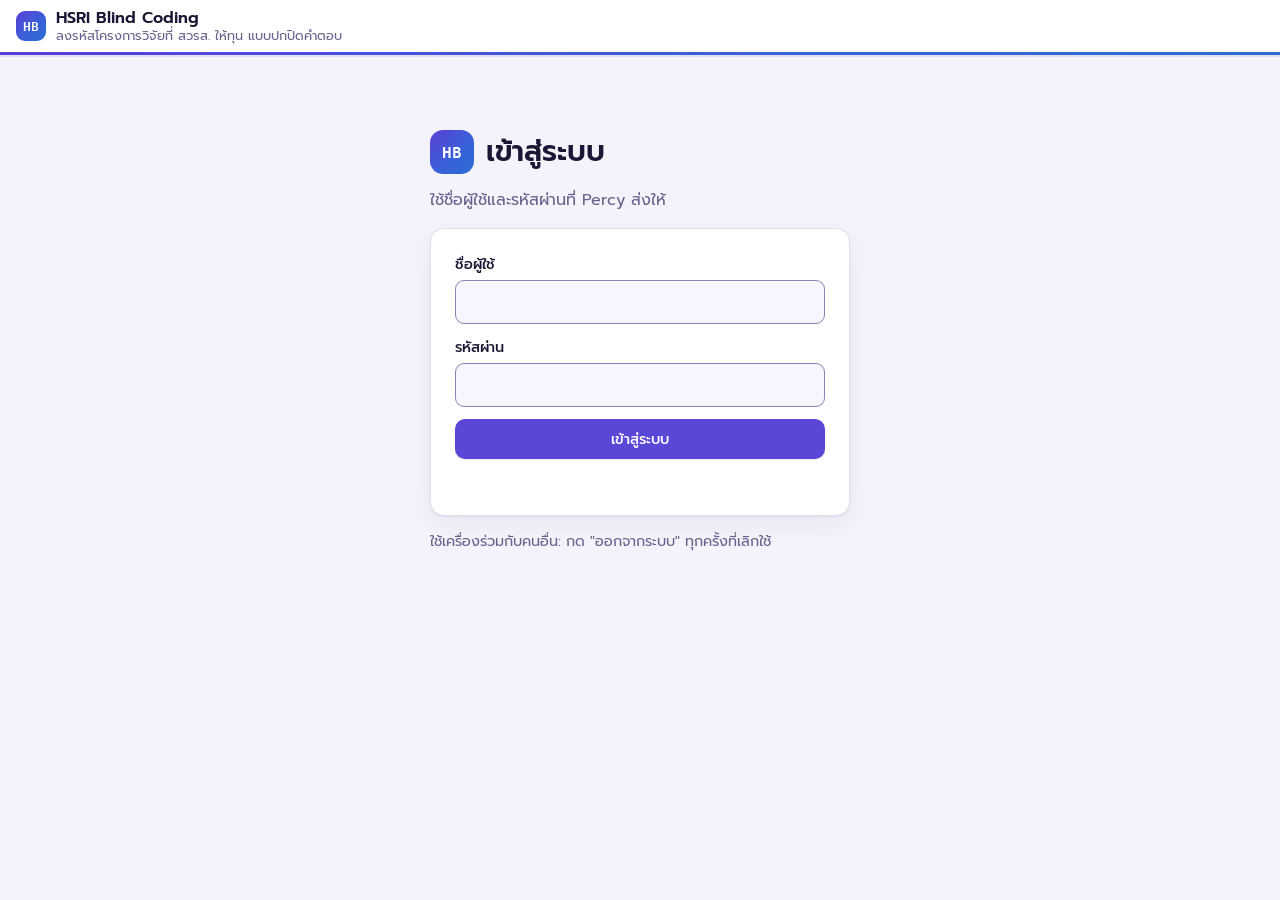
<file: index.html>
<!doctype html>
<html lang="th">
<head>
<meta charset="utf-8">
<meta name="viewport" content="width=device-width, initial-scale=1">
<meta name="robots" content="noindex, nofollow">
<title>HSRI Blind Coding</title>
<link rel="preconnect" href="https://fonts.googleapis.com">
<link rel="preconnect" href="https://fonts.gstatic.com" crossorigin>
<link rel="stylesheet" href="https://fonts.googleapis.com/css2?family=IBM+Plex+Mono:wght@500&family=IBM+Plex+Sans+Thai:wght@400;500&family=Prompt:wght@400;500;600&display=swap">
<link rel="stylesheet" href="app.css?v=1.5.2">
<script>try { const t = JSON.parse(localStorage.getItem('hsri-coding-theme')); if (t === 'light' || t === 'dark') document.documentElement.dataset.theme = t; } catch (e) {}</script>
</head>
<body>
<header class="topbar" id="topbar">
  <div class="wrap topbar__in">
    <span class="brand"><span class="brand__mark" aria-hidden="true">HB</span><span class="brand__text">HSRI Blind Coding<span class="brand__sub">ลงรหัสโครงการวิจัยที่ สวรส. ให้ทุน แบบปกปิดคำตอบ</span></span></span>
    <span class="acct" id="acct" hidden>
      <span class="acct__name" id="acctName"></span>
      <button class="btn btn--ghost btn--sm" type="button" id="themeBtn">ธีม: อัตโนมัติ</button>
      <button class="btn btn--ghost btn--sm" type="button" id="logoutBtn">ออกจากระบบ</button>
    </span>
  </div>
  <nav class="wrap tabs" id="tabs" aria-label="ขั้นตอน" hidden>
    <button class="tab" type="button" data-tab="guide" id="tab-guide">1. คู่มือ</button>
    <button class="tab" type="button" data-tab="practice" id="tab-practice">2. แบบฝึก <span class="tab__n" id="tabPracticeN"></span></button>
    <button class="tab" type="button" data-tab="main" id="tab-main">3. ชุดจริง <span class="tab__n" id="tabMainN"></span></button>
    <button class="tab" type="button" data-tab="adjud" id="tab-adjud" hidden>3. ตัดสิน <span class="tab__n" id="tabAdjN"></span></button>
  </nav>
</header>

<main class="wrap" id="main">

  <!-- SIGN-IN -->
  <section id="login" class="screen">
    <div class="login">
      <div class="loginbrand"><span class="brand__mark" aria-hidden="true">HB</span><h1>เข้าสู่ระบบ</h1></div>
      <p class="lead">ใช้ชื่อผู้ใช้และรหัสผ่านที่ Percy ส่งให้</p>
      <form class="card stack" id="loginForm" novalidate>
        <label class="field" for="lgUser">ชื่อผู้ใช้<input id="lgUser" type="text" autocomplete="username" autocapitalize="off" spellcheck="false" required></label>
        <label class="field" for="lgPass">รหัสผ่าน<input id="lgPass" type="password" autocomplete="current-password" required></label>
        <button class="btn btn--primary" type="submit" id="lgBtn">เข้าสู่ระบบ</button>
        <p class="msg" id="lgMsg" role="status" aria-live="polite"></p>
      </form>
      <p class="small muted">ใช้เครื่องร่วมกับคนอื่น: กด "ออกจากระบบ" ทุกครั้งที่เลิกใช้</p>
    </div>
  </section>

  <!-- GUIDE -->
  <section id="guide" class="screen" hidden>
    <div class="guide" id="guideBody"></div>
  </section>

  <!-- CODING (practice and main share one layout) -->
  <section id="coding" class="screen" hidden>
    <div class="status" id="setStatus" role="status"></div>
    <div class="panel card" id="donePanel" hidden></div>
    <section class="hub card" id="hub" aria-label="ความคืบหน้า" hidden></section>
    <details class="navbox" id="navbox">
      <summary class="navbox__sum"><span id="navSum"></span></summary>
      <div class="navbox__in">
        <div class="bar" aria-hidden="true"><i id="bar"></i></div>
        <p class="legend small"><span class="key key--todo">12</span> ยังไม่ลง <span class="key key--done">12</span> ลงแล้ว <span class="key key--draft">12</span> มีร่างที่ยังไม่บันทึก <span class="key key--cur">12</span> ข้อที่เปิดอยู่</p>
        <nav class="grid-nav" id="nav" aria-label="เลือกข้อ"></nav>
        <div class="navbox__foot"><span class="small" id="leftList"></span><button class="btn btn--ghost btn--sm" type="button" id="nextTodo">ข้อที่ยังไม่ลงถัดไป →</button></div>
      </div>
    </details>

    <div class="workspace">
      <article class="reader card" id="reader">
        <div class="reader__meta"><span class="pos" id="pos"></span><span class="cid" id="cid"></span></div>
        <h2 class="title" id="title" tabindex="-1" aria-describedby="pos"></h2>
        <p class="title-en" id="titleEn" lang="en"></p>
        <p class="kw" id="kw"></p>
        <div class="toc" id="toc" hidden></div>
        <div class="reports" id="reports"></div>
        <p class="srcline small">บทคัดย่อไม่พอ: <a id="srcLink" href="#" target="_blank" rel="noopener">เปิดหน้าโครงการในคลัง สวรส. ↗</a> แล้วติ๊ก "เปิดอ่านรายงานฉบับเต็ม" ในคำตอบ</p>
      </article>

      <form class="coder card" id="form" autocomplete="off" novalidate aria-labelledby="formTitle">
        <div class="sheethead"><div class="sheethead__t"><b id="shTitle">คำตอบ</b><span id="shSub"></span></div><div class="bar" aria-hidden="true"><i id="shBar"></i></div><button type="button" class="btn btn--ghost btn--sm" id="shClose">กลับไปอ่าน</button></div>
        <div class="coder__head">
          <h2 id="formTitle">คำตอบของคุณ</h2>
          <button class="btn btn--ghost btn--sm" type="button" id="defsAll" aria-pressed="false">แสดงนิยามทั้งหมด</button>
        </div>
        <p class="msg warn" id="missingTop" role="alert" hidden></p>
        <div class="multirule small" id="multiRule" hidden></div>
        <div id="fields"></div>
        <label class="check" for="opened"><input type="checkbox" id="opened"> เปิดอ่านรายงานฉบับเต็มประกอบข้อนี้</label>
        <div class="field">
          <label for="evidence">หลักฐาน <small>วลีไม่เกิน 15 คำจากบทคัดย่อ ใส่เมื่อหัวข้อ 4 หรือ 5 เป็น ใช่ หรือ ก้ำกึ่ง</small></label>
          <textarea id="evidence" rows="2"></textarea>
          <div class="row"><button class="btn btn--ghost btn--sm" type="button" id="useSel">ใช้ข้อความที่เลือกในบทคัดย่อ</button><span class="msg small" id="evNote"></span></div>
        </div>
        <div class="field">
          <label for="note">หมายเหตุ <small>กรณีก้ำกึ่งเขียน "เส้นแบ่ง" แล้วเหตุผลสั้น ๆ</small></label>
          <textarea id="note" rows="2"></textarea>
          <div class="row" id="ruleBtns" hidden><span class="small muted">หัวข้อ 3 เป็นใช่เพราะกฎ:</span><button class="btn btn--ghost btn--sm" type="button" data-rule="1.1">1.1</button><button class="btn btn--ghost btn--sm" type="button" data-rule="1.2">1.2</button></div>
        </div>
        <div class="actions">
          <button type="submit" class="btn btn--primary" id="save">บันทึก แล้วไปข้อต่อไป</button>
          <span class="count small" id="count"></span>
          <span class="actions__nav"><button type="button" class="btn btn--ghost btn--icon" id="prev" aria-label="ข้อก่อนหน้า" aria-keyshortcuts="Alt+ArrowLeft">‹</button><button type="button" class="btn btn--ghost btn--icon" id="next" aria-label="ข้อถัดไป" aria-keyshortcuts="Alt+ArrowRight">›</button></span>
          <p class="msg" id="saved" role="status" aria-live="polite"></p>
        </div>
      </form>
    </div>
    <div class="relogin card" id="relogin" hidden>
      <p><strong>หมดเวลาเข้าสู่ระบบ</strong> คำตอบในฟอร์มยังอยู่ เข้าสู่ระบบอีกครั้งแล้วกดบันทึก</p>
      <form class="row" id="reloginForm" novalidate>
        <label class="field" for="rlPass">รหัสผ่าน<input id="rlPass" type="password" autocomplete="current-password"></label>
        <button class="btn btn--primary" type="submit">เข้าสู่ระบบ</button>
        <span class="msg" id="rlMsg" role="status"></span>
      </form>
    </div>
  </section>

  <!-- ADJUDICATION (study lead only) -->
  <section id="adjud" class="screen" hidden>
    <div class="status" id="adjStatus" role="status"></div>
    <div class="panel card" id="adjInfo" hidden></div>
    <details class="navbox" id="adjNavbox" open hidden>
      <summary class="navbox__sum"><span id="adjSum"></span></summary>
      <div class="navbox__in">
        <p class="legend small"><span class="key key--todo">12</span> ยังไม่ตัดสิน <span class="key key--done">12</span> ตัดสินแล้ว <span class="key key--cur">12</span> ข้อที่เปิดอยู่ (เลขคือลำดับข้อในชุดจริง)</p>
        <nav class="grid-nav" id="adjNav" aria-label="เลือกข้อที่ไม่ตรงกัน"></nav>
      </div>
    </details>
    <div class="workspace" id="adjWork" hidden>
      <article class="reader card" id="adjReader"></article>
      <form class="coder card" id="adjForm" novalidate aria-labelledby="adjTitle">
        <h2 id="adjTitle">ตัดสินหัวข้อที่สองคนตอบไม่ตรงกัน</h2>
        <p class="small muted">ผู้ลงรหัสแสดงเป็น A และ B ไม่บอกชื่อ ระบบนี้ไม่มีคำตอบของ AI ตัดสินจากข้อความโครงการและ codebook เลือกค่าใดก็ได้ ไม่จำเป็นต้องเป็นค่าของ A หรือ B</p>
        <div class="ab small" id="adjAB"></div>
        <p class="msg warn" id="adjMissing" role="alert" hidden></p>
        <div id="adjFields"></div>
        <div class="field"><label for="adjNote">เหตุผลของการตัดสิน <small>สั้น ๆ ใช้กับทุกหัวข้อของข้อนี้</small></label><textarea id="adjNote" rows="2"></textarea></div>
        <div class="actions">
          <button type="submit" class="btn btn--primary" id="adjSave">บันทึก แล้วไปข้อต่อไป</button>
          <span class="actions__nav"><button type="button" class="btn btn--ghost btn--icon" id="adjPrev" aria-label="ข้อก่อนหน้า">‹</button><button type="button" class="btn btn--ghost btn--icon" id="adjNext" aria-label="ข้อถัดไป">›</button></span>
          <p class="msg" id="adjMsg" role="status" aria-live="polite"></p>
        </div>
      </form>
    </div>
  </section>
</main>

<div class="toast" id="toast" role="status" aria-live="polite" hidden></div>
<div class="mobilebar" id="mobilebar" hidden>
  <span class="small muted" id="mbPos"></span>
  <button class="btn btn--primary" type="button" id="toForm">ตอบ <span id="mbCount"></span></button>
</div>

<script src="vendor/supabase.js"></script>
<script src="config.js"></script>
<script src="app.js?v=1.5.2"></script>
</body>
</html>
</file>
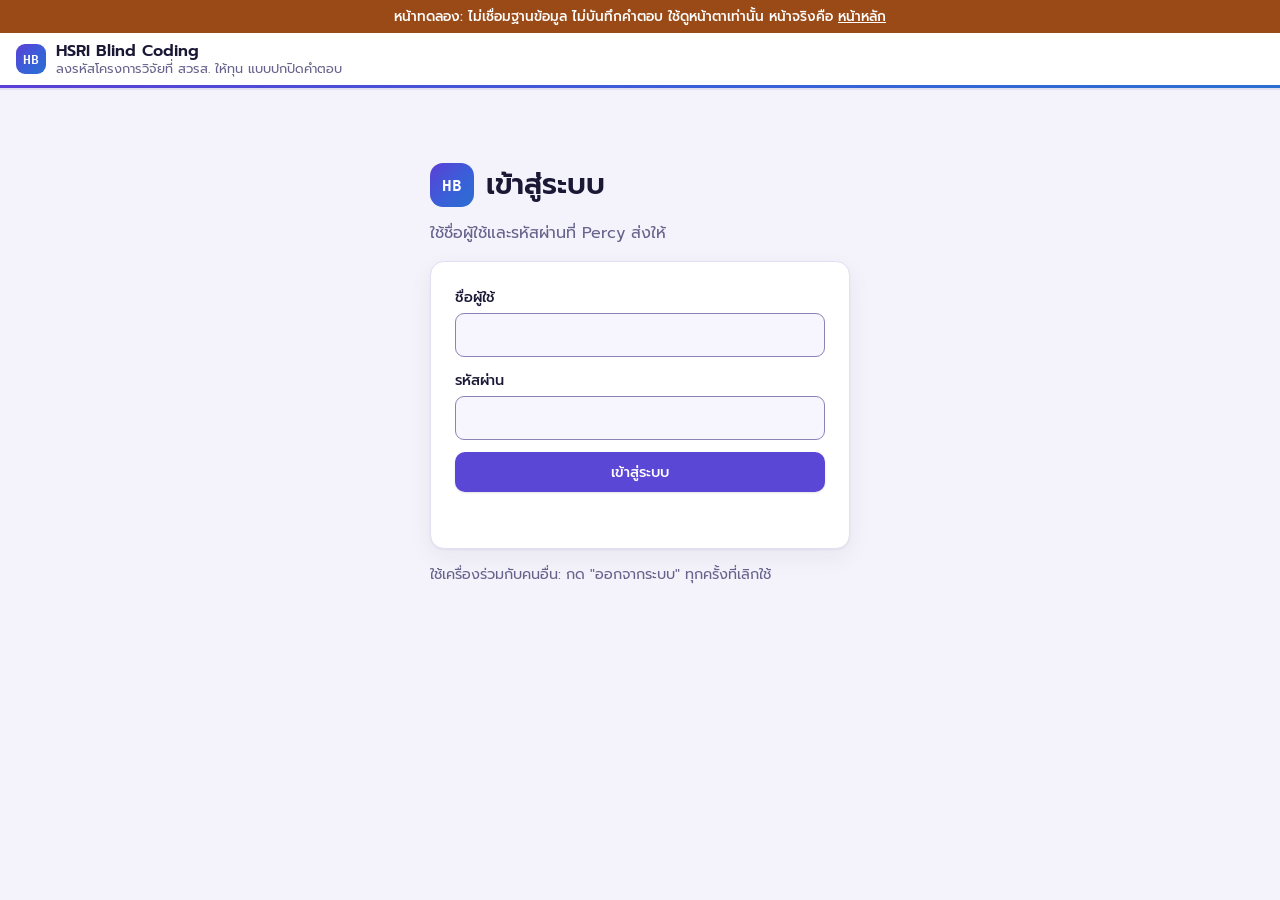
<file: demo.html>
<!doctype html>
<html lang="th">
<head>
<meta charset="utf-8">
<meta name="viewport" content="width=device-width, initial-scale=1">
<meta name="robots" content="noindex, nofollow">
<title>HSRI Blind Coding (หน้าทดลอง)</title>
<link rel="preconnect" href="https://fonts.googleapis.com">
<link rel="preconnect" href="https://fonts.gstatic.com" crossorigin>
<link rel="stylesheet" href="https://fonts.googleapis.com/css2?family=IBM+Plex+Mono:wght@500&family=IBM+Plex+Sans+Thai:wght@400;500&family=Prompt:wght@400;500;600&display=swap">
<link rel="stylesheet" href="app.css?v=1.5.2">
<script>try { const t = JSON.parse(localStorage.getItem('hsri-coding-theme')); if (t === 'light' || t === 'dark') document.documentElement.dataset.theme = t; } catch (e) {}</script>
</head>
<body>
<p style="margin:0;padding:6px 16px;background:#9a4a17;color:#fff;font:500 .85rem Prompt,sans-serif;text-align:center">หน้าทดลอง: ไม่เชื่อมฐานข้อมูล ไม่บันทึกคำตอบ ใช้ดูหน้าตาเท่านั้น หน้าจริงคือ <a style="color:#fff" href="./">หน้าหลัก</a></p>
<header class="topbar" id="topbar">
  <div class="wrap topbar__in">
    <span class="brand"><span class="brand__mark" aria-hidden="true">HB</span><span class="brand__text">HSRI Blind Coding<span class="brand__sub">ลงรหัสโครงการวิจัยที่ สวรส. ให้ทุน แบบปกปิดคำตอบ</span></span></span>
    <span class="acct" id="acct" hidden>
      <span class="acct__name" id="acctName"></span>
      <button class="btn btn--ghost btn--sm" type="button" id="themeBtn">ธีม: อัตโนมัติ</button>
      <button class="btn btn--ghost btn--sm" type="button" id="logoutBtn">ออกจากระบบ</button>
    </span>
  </div>
  <nav class="wrap tabs" id="tabs" aria-label="ขั้นตอน" hidden>
    <button class="tab" type="button" data-tab="guide" id="tab-guide">1. คู่มือ</button>
    <button class="tab" type="button" data-tab="practice" id="tab-practice">2. แบบฝึก <span class="tab__n" id="tabPracticeN"></span></button>
    <button class="tab" type="button" data-tab="main" id="tab-main">3. ชุดจริง <span class="tab__n" id="tabMainN"></span></button>
    <button class="tab" type="button" data-tab="adjud" id="tab-adjud" hidden>3. ตัดสิน <span class="tab__n" id="tabAdjN"></span></button>
  </nav>
</header>

<main class="wrap" id="main">

  <!-- SIGN-IN -->
  <section id="login" class="screen">
    <div class="login">
      <div class="loginbrand"><span class="brand__mark" aria-hidden="true">HB</span><h1>เข้าสู่ระบบ</h1></div>
      <p class="lead">ใช้ชื่อผู้ใช้และรหัสผ่านที่ Percy ส่งให้</p>
      <form class="card stack" id="loginForm" novalidate>
        <label class="field" for="lgUser">ชื่อผู้ใช้<input id="lgUser" type="text" autocomplete="username" autocapitalize="off" spellcheck="false" required></label>
        <label class="field" for="lgPass">รหัสผ่าน<input id="lgPass" type="password" autocomplete="current-password" required></label>
        <button class="btn btn--primary" type="submit" id="lgBtn">เข้าสู่ระบบ</button>
        <p class="msg" id="lgMsg" role="status" aria-live="polite"></p>
      </form>
      <p class="small muted">ใช้เครื่องร่วมกับคนอื่น: กด "ออกจากระบบ" ทุกครั้งที่เลิกใช้</p>
    </div>
  </section>

  <!-- GUIDE -->
  <section id="guide" class="screen" hidden>
    <div class="guide" id="guideBody"></div>
  </section>

  <!-- CODING (practice and main share one layout) -->
  <section id="coding" class="screen" hidden>
    <div class="status" id="setStatus" role="status"></div>
    <div class="panel card" id="donePanel" hidden></div>
    <section class="hub card" id="hub" aria-label="ความคืบหน้า" hidden></section>
    <details class="navbox" id="navbox">
      <summary class="navbox__sum"><span id="navSum"></span></summary>
      <div class="navbox__in">
        <div class="bar" aria-hidden="true"><i id="bar"></i></div>
        <p class="legend small"><span class="key key--todo">12</span> ยังไม่ลง <span class="key key--done">12</span> ลงแล้ว <span class="key key--draft">12</span> มีร่างที่ยังไม่บันทึก <span class="key key--cur">12</span> ข้อที่เปิดอยู่</p>
        <nav class="grid-nav" id="nav" aria-label="เลือกข้อ"></nav>
        <div class="navbox__foot"><span class="small" id="leftList"></span><button class="btn btn--ghost btn--sm" type="button" id="nextTodo">ข้อที่ยังไม่ลงถัดไป →</button></div>
      </div>
    </details>

    <div class="workspace">
      <article class="reader card" id="reader">
        <div class="reader__meta"><span class="pos" id="pos"></span><span class="cid" id="cid"></span></div>
        <h2 class="title" id="title" tabindex="-1" aria-describedby="pos"></h2>
        <p class="title-en" id="titleEn" lang="en"></p>
        <p class="kw" id="kw"></p>
        <div class="toc" id="toc" hidden></div>
        <div class="reports" id="reports"></div>
        <p class="srcline small">บทคัดย่อไม่พอ: <a id="srcLink" href="#" target="_blank" rel="noopener">เปิดหน้าโครงการในคลัง สวรส. ↗</a> แล้วติ๊ก "เปิดอ่านรายงานฉบับเต็ม" ในคำตอบ</p>
      </article>

      <form class="coder card" id="form" autocomplete="off" novalidate aria-labelledby="formTitle">
        <div class="sheethead"><div class="sheethead__t"><b id="shTitle">คำตอบ</b><span id="shSub"></span></div><div class="bar" aria-hidden="true"><i id="shBar"></i></div><button type="button" class="btn btn--ghost btn--sm" id="shClose">กลับไปอ่าน</button></div>
        <div class="coder__head">
          <h2 id="formTitle">คำตอบของคุณ</h2>
          <button class="btn btn--ghost btn--sm" type="button" id="defsAll" aria-pressed="false">แสดงนิยามทั้งหมด</button>
        </div>
        <p class="msg warn" id="missingTop" role="alert" hidden></p>
        <div class="multirule small" id="multiRule" hidden></div>
        <div id="fields"></div>
        <label class="check" for="opened"><input type="checkbox" id="opened"> เปิดอ่านรายงานฉบับเต็มประกอบข้อนี้</label>
        <div class="field">
          <label for="evidence">หลักฐาน <small>วลีไม่เกิน 15 คำจากบทคัดย่อ ใส่เมื่อหัวข้อ 4 หรือ 5 เป็น ใช่ หรือ ก้ำกึ่ง</small></label>
          <textarea id="evidence" rows="2"></textarea>
          <div class="row"><button class="btn btn--ghost btn--sm" type="button" id="useSel">ใช้ข้อความที่เลือกในบทคัดย่อ</button><span class="msg small" id="evNote"></span></div>
        </div>
        <div class="field">
          <label for="note">หมายเหตุ <small>กรณีก้ำกึ่งเขียน "เส้นแบ่ง" แล้วเหตุผลสั้น ๆ</small></label>
          <textarea id="note" rows="2"></textarea>
          <div class="row" id="ruleBtns" hidden><span class="small muted">หัวข้อ 3 เป็นใช่เพราะกฎ:</span><button class="btn btn--ghost btn--sm" type="button" data-rule="1.1">1.1</button><button class="btn btn--ghost btn--sm" type="button" data-rule="1.2">1.2</button></div>
        </div>
        <div class="actions">
          <button type="submit" class="btn btn--primary" id="save">บันทึก แล้วไปข้อต่อไป</button>
          <span class="count small" id="count"></span>
          <span class="actions__nav"><button type="button" class="btn btn--ghost btn--icon" id="prev" aria-label="ข้อก่อนหน้า" aria-keyshortcuts="Alt+ArrowLeft">‹</button><button type="button" class="btn btn--ghost btn--icon" id="next" aria-label="ข้อถัดไป" aria-keyshortcuts="Alt+ArrowRight">›</button></span>
          <p class="msg" id="saved" role="status" aria-live="polite"></p>
        </div>
      </form>
    </div>
    <div class="relogin card" id="relogin" hidden>
      <p><strong>หมดเวลาเข้าสู่ระบบ</strong> คำตอบในฟอร์มยังอยู่ เข้าสู่ระบบอีกครั้งแล้วกดบันทึก</p>
      <form class="row" id="reloginForm" novalidate>
        <label class="field" for="rlPass">รหัสผ่าน<input id="rlPass" type="password" autocomplete="current-password"></label>
        <button class="btn btn--primary" type="submit">เข้าสู่ระบบ</button>
        <span class="msg" id="rlMsg" role="status"></span>
      </form>
    </div>
  </section>

  <!-- ADJUDICATION (study lead only) -->
  <section id="adjud" class="screen" hidden>
    <div class="status" id="adjStatus" role="status"></div>
    <div class="panel card" id="adjInfo" hidden></div>
    <details class="navbox" id="adjNavbox" open hidden>
      <summary class="navbox__sum"><span id="adjSum"></span></summary>
      <div class="navbox__in">
        <p class="legend small"><span class="key key--todo">12</span> ยังไม่ตัดสิน <span class="key key--done">12</span> ตัดสินแล้ว <span class="key key--cur">12</span> ข้อที่เปิดอยู่ (เลขคือลำดับข้อในชุดจริง)</p>
        <nav class="grid-nav" id="adjNav" aria-label="เลือกข้อที่ไม่ตรงกัน"></nav>
      </div>
    </details>
    <div class="workspace" id="adjWork" hidden>
      <article class="reader card" id="adjReader"></article>
      <form class="coder card" id="adjForm" novalidate aria-labelledby="adjTitle">
        <h2 id="adjTitle">ตัดสินหัวข้อที่สองคนตอบไม่ตรงกัน</h2>
        <p class="small muted">ผู้ลงรหัสแสดงเป็น A และ B ไม่บอกชื่อ ระบบนี้ไม่มีคำตอบของ AI ตัดสินจากข้อความโครงการและ codebook เลือกค่าใดก็ได้ ไม่จำเป็นต้องเป็นค่าของ A หรือ B</p>
        <div class="ab small" id="adjAB"></div>
        <p class="msg warn" id="adjMissing" role="alert" hidden></p>
        <div id="adjFields"></div>
        <div class="field"><label for="adjNote">เหตุผลของการตัดสิน <small>สั้น ๆ ใช้กับทุกหัวข้อของข้อนี้</small></label><textarea id="adjNote" rows="2"></textarea></div>
        <div class="actions">
          <button type="submit" class="btn btn--primary" id="adjSave">บันทึก แล้วไปข้อต่อไป</button>
          <span class="actions__nav"><button type="button" class="btn btn--ghost btn--icon" id="adjPrev" aria-label="ข้อก่อนหน้า">‹</button><button type="button" class="btn btn--ghost btn--icon" id="adjNext" aria-label="ข้อถัดไป">›</button></span>
          <p class="msg" id="adjMsg" role="status" aria-live="polite"></p>
        </div>
      </form>
    </div>
  </section>
</main>

<div class="toast" id="toast" role="status" aria-live="polite" hidden></div>
<div class="mobilebar" id="mobilebar" hidden>
  <span class="small muted" id="mbPos"></span>
  <button class="btn btn--primary" type="button" id="toForm">ตอบ <span id="mbCount"></span></button>
</div>

<script src="scripts/preview-mock.js"></script>
<script src="config.js"></script>
<script src="app.js?v=1.5.2"></script>
</body>
</html>
</file>
<file: app.css>
/* Layout: sticky header (brand, account, steps). The coding screen opens on a progress hub (ring, daily goal as a
   ceiling, a path of stops), then the project text beside a sticky answer form; on phones the form is a sheet that opens over
   the text. Violet-to-blue on cool, lightly tinted neutrals; light by default for long reading, dark on request. */
:root {
  /* violet to blue, cool neutrals tinted toward the accent; amber only for warnings */
  --bg: #f4f3fb;
  --surface: #ffffff;
  --surface-2: #f7f6fe;
  --ink: #1b1836;
  --ink-2: #39345e;
  --muted: #67628c;
  --line: #e2dff2;
  --line-strong: #8a83b6;
  --accent: #5b47d6;
  --accent-2: #2f78e4;
  --accent-ink: #ffffff;
  --accent-soft: #edeafd;
  --grad: linear-gradient(135deg, #5b3fd6 0%, #3a5fd9 55%, #2a6fd0 100%);
  --focus: #2f78e4;
  --ok: #2f6fd6;
  --warn: #b0530e;
  --warn-soft: #fdf1e6;
  --draft: #d47c06;
  --shadow: 0 1px 2px rgba(27, 24, 54, .05), 0 8px 24px rgba(27, 24, 54, .06);
  --font-ui: "Prompt", "Noto Sans Thai", "Sukhumvit Set", "Thonburi", system-ui, sans-serif;
  --font-read: "IBM Plex Sans Thai", "Noto Sans Thai", "Sukhumvit Set", system-ui, sans-serif;
  --font-mono: "IBM Plex Mono", ui-monospace, "SF Mono", Menlo, monospace;
  --fs-title: clamp(1.35rem, 1.1rem + .9vw, 1.8rem);
  --fs-body: 1rem;
  --fs-read: 1.0625rem;
  --fs-small: .9rem;
  --fs-tiny: .8rem;
  --radius: 14px;
  --radius-sm: 9px;
  --head: 104px;
}
@media (prefers-color-scheme: dark) {
  :root:not([data-theme="light"]) {
    --bg: #110f24; --surface: #1a1735; --surface-2: #211d42; --ink: #eeebff; --ink-2: #d1ccf2; --muted: #a6a1cc;
    --line: #2f2a55; --line-strong: #7a73b3; --accent: #a594ff; --accent-2: #6eb1ff; --accent-ink: #120f2a; --accent-soft: #2a2552;
    --grad: linear-gradient(135deg, #6d4fe8 0%, #4a63e0 55%, #3a6fd6 100%);
    --focus: #8cc2ff; --ok: #8cc2ff; --warn: #f1a868; --warn-soft: #2f2318; --draft: #f2b75c;
    --shadow: 0 1px 2px rgba(0, 0, 0, .3), 0 8px 24px rgba(0, 0, 0, .25);
    color-scheme: dark;
  }
}
:root[data-theme="dark"] {
  --bg: #110f24; --surface: #1a1735; --surface-2: #211d42; --ink: #eeebff; --ink-2: #d1ccf2; --muted: #a6a1cc;
  --line: #2f2a55; --line-strong: #7a73b3; --accent: #a594ff; --accent-2: #6eb1ff; --accent-ink: #120f2a; --accent-soft: #2a2552;
  --grad: linear-gradient(135deg, #6d4fe8 0%, #4a63e0 55%, #3a6fd6 100%);
  --focus: #8cc2ff; --ok: #8cc2ff; --warn: #f1a868; --warn-soft: #2f2318; --draft: #f2b75c;
  --shadow: 0 1px 2px rgba(0, 0, 0, .3), 0 8px 24px rgba(0, 0, 0, .25);
  color-scheme: dark;
}

*, *::before, *::after { box-sizing: border-box; }
html { -webkit-text-size-adjust: 100%; }
body { margin: 0; background: var(--bg); color: var(--ink-2); font-family: var(--font-ui); font-size: var(--fs-body); line-height: 1.6; }
[hidden] { display: none !important; }
.wrap { max-width: 1320px; margin: 0 auto; padding-left: max(16px, env(safe-area-inset-left, 0px)); padding-right: max(16px, env(safe-area-inset-right, 0px)); }
h1, h2, h3 { color: var(--ink); line-height: 1.35; text-wrap: balance; margin: 0; }
h1 { font-size: var(--fs-title); font-weight: 600; }
h2 { font-size: 1.12rem; font-weight: 600; }
h3 { font-size: 1rem; font-weight: 600; }
p { margin: 0; }
a { color: var(--accent); }
.muted { color: var(--muted); }
.small { font-size: var(--fs-small); }
.stack { display: grid; gap: 12px; }
.row { display: flex; flex-wrap: wrap; gap: 8px; align-items: center; }
.card { background: var(--surface); border: 1px solid var(--line); border-radius: var(--radius); }
:focus-visible { outline: 3px solid var(--focus); outline-offset: 2px; }

/* header */
.topbar { position: sticky; top: 0; z-index: 20; background: var(--surface); border-bottom: 1px solid var(--line); }
.topbar__in { display: flex; flex-wrap: wrap; align-items: center; justify-content: space-between; gap: 6px 16px; padding-block: 8px; }
.brand { font-weight: 600; color: var(--ink); display: grid; line-height: 1.25; }
.brand__sub { font-weight: 400; font-size: var(--fs-tiny); color: var(--muted); }
.acct { display: flex; flex-wrap: wrap; align-items: center; gap: 8px; font-size: var(--fs-small); }
.acct__name { color: var(--ink); font-weight: 500; }
.tabs { display: flex; gap: 4px; overflow-x: auto; }
.tab { font: 500 var(--fs-small) var(--font-ui); color: var(--muted); background: none; border: 0; border-bottom: 3px solid transparent; padding: 8px 12px 6px; cursor: pointer; white-space: nowrap; }
.tab[aria-current="step"] { color: var(--ink); border-bottom-color: var(--accent); }
.tab[aria-disabled="true"] { opacity: .55; cursor: not-allowed; }
.tab__n { font-family: var(--font-mono); font-size: var(--fs-tiny); color: var(--muted); }

main.wrap { padding-block: 20px 48px; }

/* buttons and fields */
.btn { font: 500 var(--fs-small) var(--font-ui); border-radius: var(--radius-sm); padding: 8px 14px; cursor: pointer; border: 1px solid var(--accent); background: transparent; color: var(--accent); text-decoration: none; display: inline-flex; align-items: center; justify-content: center; gap: 6px; min-height: 40px; }
.btn--primary { background: var(--accent); color: var(--accent-ink); }
.btn--ghost { border-color: var(--line-strong); color: var(--ink-2); }
.btn--sm { padding: 4px 10px; font-size: var(--fs-tiny); min-height: 32px; }
.btn:disabled { opacity: .5; cursor: not-allowed; }
.field { display: grid; gap: 4px; font-weight: 500; color: var(--ink); font-size: var(--fs-small); }
.field small { font-weight: 400; color: var(--muted); }
.field input, textarea { font: 400 var(--fs-body) var(--font-ui); padding: 9px 10px; border-radius: var(--radius-sm); border: 1px solid var(--line-strong); background: var(--surface-2); color: var(--ink); width: 100%; }
textarea { resize: vertical; min-height: 2.8em; font: 400 var(--fs-small) var(--font-read); }
.check { display: inline-flex; gap: 10px; align-items: center; font-size: var(--fs-small); cursor: pointer; color: var(--ink); }
.check input { width: 20px; height: 20px; accent-color: var(--accent); flex: none; }
.msg { font-size: var(--fs-small); min-height: 1.4em; }
.msg.ok { color: var(--ok); }
.msg.warn { color: var(--warn); }

/* login */
.login { max-width: 420px; margin: 6vh auto 0; display: grid; gap: 14px; }
.login .card { padding: 20px; }
.lead { color: var(--muted); }

/* guide */
.guide { max-width: 78ch; display: grid; gap: 20px; }
.guide section { display: grid; gap: 8px; }
.guide ul, .guide ol { margin: 0; padding-left: 1.3em; display: grid; gap: 4px; }
.guide .card { padding: 16px 18px; display: grid; gap: 8px; }
.guide .rule { background: var(--accent-soft); border: 1px solid var(--line); border-radius: var(--radius); padding: 14px 18px; display: grid; gap: 6px; }
.guide .start { display: flex; flex-wrap: wrap; gap: 10px; align-items: center; }
.guide details { border-top: 1px solid var(--line); padding-top: 10px; }
.guide summary { cursor: pointer; font-weight: 500; color: var(--ink); }
.quad { border-collapse: collapse; font-size: var(--fs-small); }
.quad th, .quad td { border: 1px solid var(--line); padding: 8px 10px; text-align: left; vertical-align: top; }
.quad th { background: var(--surface-2); color: var(--ink); font-weight: 500; }
.peerbox { font-size: var(--fs-small); display: flex; flex-wrap: wrap; gap: 4px 20px; }
.peerbox b { color: var(--ink); font-weight: 500; }
.cbnote { background: var(--warn-soft); border-radius: var(--radius-sm); padding: 10px 12px; font-size: var(--fs-small); margin-top: 10px; }
.cb { font-family: var(--font-read); font-size: var(--fs-small); display: grid; gap: 6px; margin-top: 10px; }
.cb h3 { margin-top: 10px; }
.cb-scroll { overflow-x: auto; }
.cb table { border-collapse: collapse; }
.cb td { border: 1px solid var(--line); padding: 4px 8px; vertical-align: top; }
code { font-family: var(--font-mono); font-size: .84em; background: var(--accent-soft); padding: 0 4px; border-radius: 3px; }

/* coding screen: status and navigation */
.status { font-size: var(--fs-small); padding: 8px 12px; border-radius: var(--radius-sm); background: var(--accent-soft); color: var(--ink-2); margin-bottom: 12px; }
.status.warn { background: var(--warn-soft); color: var(--warn); }
.panel { padding: 16px 18px; display: grid; gap: 10px; margin-bottom: 14px; border-color: var(--accent); }
.panel table { border-collapse: collapse; font-size: var(--fs-small); }
.panel th, .panel td { border: 1px solid var(--line); padding: 4px 8px; text-align: left; }
.panel .scroll { overflow-x: auto; }
.navbox { margin-bottom: 14px; }
.navbox__sum { cursor: pointer; font-size: var(--fs-small); color: var(--ink); font-weight: 500; padding: 4px 0; }
.navbox__in { display: grid; gap: 8px; padding-top: 6px; }
.navbox__foot { display: flex; flex-wrap: wrap; gap: 8px; align-items: center; justify-content: space-between; }
.bar { height: 6px; background: var(--line); border-radius: 3px; overflow: hidden; }
.bar > i { display: block; height: 100%; width: 0; background: var(--accent); }
.legend { display: flex; flex-wrap: wrap; gap: 4px 10px; align-items: center; color: var(--muted); }
.grid-nav { display: grid; grid-template-columns: repeat(auto-fill, minmax(34px, 1fr)); gap: 4px; }
.grid-nav button, .key { font: 500 var(--fs-tiny)/1 var(--font-mono); font-variant-numeric: tabular-nums; border-radius: 4px; }
.grid-nav button { padding: 8px 0; cursor: pointer; position: relative; }
.key { display: inline-block; padding: 3px 5px; }
/* not yet coded: bold outline; coded: quiet with a tick; draft: amber dot; current: solid */
.grid-nav button, .key--todo { border: 2px solid var(--ink-2); background: var(--surface); color: var(--ink); }
.grid-nav button.done, .key--done { border: 1px solid var(--line); background: var(--surface-2); color: var(--muted); }
.grid-nav button.done::after { content: "✓"; position: absolute; top: 1px; right: 3px; font-size: .62rem; color: var(--ok); }
.grid-nav button.draft::before, .key--draft::before { content: ""; position: absolute; top: 3px; left: 3px; width: 6px; height: 6px; border-radius: 50%; background: var(--draft); }
.key--draft { position: relative; border: 2px solid var(--ink-2); padding-left: 10px; }
.grid-nav button.cur, .key--cur { background: var(--accent); border-color: var(--accent); color: var(--accent-ink); }
.grid-nav button.cur::after { color: var(--accent-ink); }

/* reader */
.workspace { display: grid; gap: 16px; grid-template-columns: 1fr; }
@media (min-width: 960px) { .workspace { grid-template-columns: minmax(0, 1.25fr) minmax(360px, 1fr); align-items: start; } }
.reader { padding: 20px 22px; min-width: 0; scroll-margin-top: calc(var(--head) + 12px); display: grid; gap: 10px; }
.reader__meta { display: flex; flex-wrap: wrap; gap: 4px 12px; font-size: var(--fs-tiny); color: var(--muted); }
.cid { font-family: var(--font-mono); }
.title { font: 600 1.18rem/1.45 var(--font-read); max-width: 60ch; outline: none; }
.title-en { font: 400 var(--fs-small)/1.5 var(--font-read); color: var(--muted); max-width: 60ch; }
.kw { font: 400 var(--fs-small)/1.6 var(--font-read); color: var(--ink-2); max-width: 60ch; }
.toc { display: flex; flex-wrap: wrap; gap: 6px; align-items: center; font-size: var(--fs-tiny); position: sticky; top: var(--head); background: var(--surface); padding-block: 6px; z-index: 2; }
.toc a { padding: 4px 10px; border: 1px solid var(--line-strong); border-radius: 4px; text-decoration: none; white-space: nowrap; }
.toc a[aria-current="location"] { background: var(--accent); border-color: var(--accent); color: var(--accent-ink); }
.reports { display: grid; gap: 18px; }
.report { display: grid; gap: 8px; scroll-margin-top: calc(var(--head) + 52px); }
.report + .report { border-top: 2px solid var(--line); padding-top: 16px; }
.report__h { font: 500 var(--fs-small) var(--font-ui); color: var(--accent); }
.report__t { font: 500 var(--fs-read)/1.6 var(--font-read); color: var(--ink); max-width: 60ch; }
.abs { font: 400 var(--fs-read)/1.75 var(--font-read); color: var(--ink); max-width: 60ch; overflow-wrap: anywhere; }
.abs__lbl { display: block; font: 500 var(--fs-tiny) var(--font-ui); color: var(--muted); margin-bottom: 2px; }
.trunc { display: inline-block; font: 400 var(--fs-tiny) var(--font-ui); color: var(--muted); background: var(--surface-2); border: 1px solid var(--line); border-radius: 4px; padding: 0 6px; }
.srcline { color: var(--muted); border-top: 1px solid var(--line); padding-top: 10px; }

/* answer form */
.coder { padding: 16px 16px 0; display: grid; gap: 14px; min-width: 0; scroll-margin-top: calc(var(--head) + 12px); }
@media (min-width: 960px) { .coder { position: sticky; top: calc(var(--head) + 12px); max-height: calc(100vh - var(--head) - 24px); overflow-y: auto; } }
.coder__head { display: flex; flex-wrap: wrap; gap: 8px; align-items: center; justify-content: space-between; }
.multirule { background: var(--accent-soft); border-radius: var(--radius-sm); padding: 8px 12px; }
.multirule ul { margin: 4px 0 0; padding-left: 1.2em; }
#fields { display: grid; gap: 0; }
fieldset { border: 0; border-top: 1px solid var(--line); margin: 0; padding: 14px 0 14px 0; display: grid; gap: 8px; }
fieldset:first-child { border-top: 0; padding-top: 0; }
legend { font-weight: 500; color: var(--ink); padding: 0; margin-bottom: 6px; font-size: var(--fs-body); float: left; width: 100%; }
legend + * { clear: both; }
.num { display: inline-block; min-width: 1.5em; font-family: var(--font-mono); color: var(--muted); }
.need { display: none; color: var(--warn); font-size: var(--fs-small); margin-left: 6px; }
fieldset.missing { border-left: 4px solid var(--warn); padding-left: 10px; }
fieldset.missing .need { display: inline; }
.opts { display: grid; grid-template-columns: repeat(auto-fit, minmax(7.2rem, 1fr)); gap: 6px; }
.opt { position: relative; display: flex; }
.opt input { position: absolute; opacity: 0; inset: 0; pointer-events: none; }
.opt > input + span { flex: 1; display: flex; align-items: center; justify-content: center; text-align: center; min-height: 42px; padding: 6px 8px; border-radius: var(--radius-sm); border: 1px solid var(--line-strong); background: var(--surface-2); cursor: pointer; font-size: var(--fs-small); color: var(--ink); line-height: 1.3; }
.opt input:checked + span { background: var(--accent); border-color: var(--accent); color: var(--accent-ink); font-weight: 500; }
.opt input:focus-visible + span { outline: 3px solid var(--focus); outline-offset: 2px; }
.def { font-size: var(--fs-small); color: var(--ink-2); }
.def summary { cursor: pointer; width: fit-content; color: var(--ink-2); font-size: var(--fs-small); padding-block: 6px; }
.def ul { margin: 6px 0 0; padding-left: 1.2em; display: grid; gap: 4px; font-family: var(--font-read); }
.actions { position: sticky; bottom: 0; background: var(--surface); border-top: 1px solid var(--line); margin: 0 -16px; padding: 10px 16px 12px; display: flex; flex-wrap: wrap; gap: 8px; align-items: center; z-index: 2; }
.actions .msg { flex-basis: 100%; }
.actions__nav { display: inline-flex; gap: 6px; margin-left: auto; }
.btn--icon { min-width: 40px; padding: 4px 10px; font-size: 1.15rem; line-height: 1; }
.panel details summary { cursor: pointer; }
.mono { font-family: var(--font-mono); }
.toast { position: fixed; z-index: 40; left: 50%; transform: translateX(-50%); top: calc(env(safe-area-inset-top, 0px) + 12px); max-width: calc(100% - 32px); background: var(--ink); color: var(--surface); padding: 10px 16px; border-radius: var(--radius-sm); font-size: var(--fs-small); box-shadow: 0 4px 16px rgba(0,0,0,.2); }
.count { font-family: var(--font-mono); color: var(--muted); }
.relogin { margin-top: 14px; padding: 14px 16px; display: grid; gap: 10px; border-color: var(--warn); }

/* phones and tablets in portrait */
.mobilebar { position: fixed; left: 0; right: 0; bottom: 0; z-index: 30; display: grid; grid-template-columns: 1fr auto; align-items: center; gap: 8px; background: var(--surface); border-top: 1px solid var(--line); padding: 8px max(16px, env(safe-area-inset-right, 0px)) calc(8px + env(safe-area-inset-bottom, 0px)) max(16px, env(safe-area-inset-left, 0px)); }
@media (max-width: 959px) {
  .brand__sub { display: none; }
  main.wrap { padding-bottom: 96px; }
  .actions { bottom: calc(60px + env(safe-area-inset-bottom, 0px)); }
  .toc { flex-wrap: nowrap; overflow-x: auto; }
  .grid-nav { grid-template-columns: repeat(auto-fill, minmax(40px, 1fr)); }
  .grid-nav button { padding: 11px 0; }
  .actions { margin: 0 -16px; }
}
@media (min-width: 960px) { .mobilebar { display: none !important; } }

@media (prefers-reduced-motion: reduce) { * { transition: none !important; scroll-behavior: auto !important; } }

/* practice key and adjudication */
.panel > * { min-width: 0; }
.panel .scroll { overflow-x: auto; max-width: 100%; }
.panel td.mono { white-space: nowrap; }
.panel td.diff { background: var(--warn-soft); color: var(--warn); font-weight: 500; }
.panel tr.ref td { color: var(--muted); }
.panel tr.ref td.diff { color: var(--warn); }
.pcards { display: grid; gap: 8px; }
.pcard { border: 1px solid var(--line); border-radius: var(--radius-sm); padding: 8px 10px; display: grid; gap: 4px; font-size: var(--fs-small); }
.pcard .d { color: var(--warn); }
.opt .tag { flex: none; display: inline-block; margin-left: 6px; font: 600 var(--fs-tiny)/1.3 var(--font-mono); padding: 0 5px; border-radius: 3px; border: 1px solid currentColor; }
.adjtable td, .adjtable th { white-space: normal; }
@media (max-width: 959px) { #adjForm { order: -1; } }
.ab { display: grid; gap: 8px; grid-template-columns: repeat(auto-fit, minmax(14rem, 1fr)); }
.ab > div { background: var(--surface-2); border: 1px solid var(--line); border-radius: var(--radius-sm); padding: 8px 10px; display: grid; gap: 4px; font-family: var(--font-read); }
.ab b { font-family: var(--font-ui); color: var(--ink); }

/* ---------- v1.4 visual layer (violet to blue) ---------- */
.topbar { box-shadow: 0 1px 0 var(--line); }
.topbar::after { content: ""; display: block; height: 3px; background: var(--grad); }
.brand { display: flex; align-items: center; gap: 10px; }
.brand__mark { width: 30px; height: 30px; border-radius: 9px; background: var(--grad); display: grid; place-items: center; color: #fff; font: 600 .8rem var(--font-mono); flex: none; }
.brand__text { display: grid; line-height: 1.25; }
.card { border-color: var(--line); box-shadow: var(--shadow); }
.btn { border-radius: 10px; }
.btn--primary { background: var(--accent); border-color: transparent; color: var(--accent-ink); box-shadow: 0 1px 2px rgba(27, 24, 54, .12); }
.btn--primary:hover { filter: brightness(1.06); }
.tab[aria-current="step"] { border-bottom-color: var(--accent); }
.status { background: var(--accent-soft); border-radius: 10px; }
.bar { height: 8px; border-radius: 4px; }
.bar > i { background: var(--grad); border-radius: 4px; transition: width .4s ease; }
.opt > input + span { border-radius: 10px; transition: background .12s, border-color .12s, transform .12s; }
.opt > input + span:hover { border-color: var(--accent); }
.opt input:checked + span { background: var(--accent); border-color: var(--accent); color: var(--accent-ink); box-shadow: none; font-weight: 500; }
.opt input:checked + span::before { content: "✓"; margin-right: 6px; }
.grid-nav button.done, .key--done { background: var(--accent-soft); border-color: transparent; color: var(--ink-2); }
.grid-nav button.done::after { color: var(--accent-2); }
.grid-nav button.cur, .key--cur { background: var(--accent); border-color: transparent; color: var(--accent-ink); }
.login .card { padding: 24px; }
.loginbrand { display: flex; align-items: center; gap: 12px; }
.loginbrand .brand__mark { width: 44px; height: 44px; border-radius: 13px; font-size: 1rem; }

/* progress hub and gentle gamification: progress, steadiness and care, never speed or comparison */
.hub { display: grid; gap: 14px; grid-template-columns: auto 1fr; align-items: center; padding: 16px 18px; margin-bottom: 14px; }
.ring { width: 92px; height: 92px; position: relative; }
.ring svg { width: 100%; height: 100%; transform: rotate(-90deg); }
.ring__track { fill: none; stroke: var(--line); stroke-width: 9; }
.ring__fill { fill: none; stroke: url(#ringGrad); stroke-width: 9; stroke-linecap: round; transition: stroke-dashoffset .6s ease; }
.ring__txt { position: absolute; inset: 0; display: grid; place-items: center; text-align: center; line-height: 1.1; }
.ring__txt b { font: 600 1.25rem var(--font-ui); color: var(--ink); }
.ring__txt span { font-size: var(--fs-tiny); color: var(--muted); }
.hub__main { display: grid; gap: 8px; min-width: 0; }
.hub__title { font-weight: 600; color: var(--ink); }
.hub__row { display: flex; flex-wrap: wrap; gap: 6px 14px; align-items: center; font-size: var(--fs-small); }
.goal { display: inline-flex; gap: 6px; align-items: center; }
.goal .bar { width: 120px; height: 6px; }
.chip { display: inline-flex; align-items: center; gap: 6px; padding: 3px 10px; border-radius: 999px; background: var(--surface-2); border: 1px solid var(--line); font-size: .875rem; color: var(--ink-2); }
.goal { font-size: .875rem; }
.goal--met { color: var(--accent); font-weight: 500; }
.goalpick { display: inline-flex; align-items: center; gap: 12px; font-size: .875rem; }
.goalpick .muted { margin-right: 2px; }
.goalpick button { position: relative; font: 500 .875rem var(--font-ui); padding: 2px 8px; border-radius: 999px; border: 1px solid var(--line-strong); background: transparent; color: var(--ink-2); cursor: pointer; min-height: 32px; min-width: 32px; }
.goalpick button::after { content: ""; position: absolute; inset: -6px; } /* 44px hit area around a 32px pill */
.goalpick button[aria-pressed="true"] { background: var(--accent-soft); color: var(--accent); border-color: var(--accent); }
.steps { grid-column: 1 / -1; list-style: none; margin: 2px 0 0; padding: 0; display: grid; grid-template-columns: repeat(6, 1fr); }
.steps li { position: relative; display: grid; justify-items: center; gap: 4px; font-size: .8125rem; color: var(--muted); text-align: center; }
.steps li::before { content: ""; position: absolute; top: 11px; right: 50%; width: 100%; height: 2px; background: var(--line); }
.steps li:first-child::before { display: none; }
.steps li.is-done::before, .steps li.is-next::before { background: var(--accent); }
.steps li.is-next:not(:first-child)::before { background: linear-gradient(90deg, var(--accent), var(--line)); }
.steps i { position: relative; width: 24px; height: 24px; border-radius: 50%; display: grid; place-items: center; font: 600 .75rem var(--font-ui); background: var(--surface); border: 2px solid var(--line-strong); color: var(--accent-ink); }
.steps li.is-done i { background: var(--accent); border-color: var(--accent); }
.steps li.is-next i { border-color: var(--accent); box-shadow: 0 0 0 4px var(--accent-soft); }
.steps li.is-done, .steps li.is-next { color: var(--ink); }
.ring__txt div { display: grid; }
@media (min-width: 600px) { .steps { grid-column: 2; max-width: 520px; } }
@media (max-width: 599px) {
  .hub { grid-template-columns: 64px 1fr; gap: 10px 12px; padding: 14px; }
  .ring { width: 64px; height: 64px; }
  .ring__txt b { font-size: 1rem; }
  .ring__txt span { display: none; }
  .hub__row { gap: 6px 10px; }
  .goal .bar { width: 80px; }
}

/* celebration toast */
.toast { border-radius: 12px; background: var(--ink); }
.toast--win { background: var(--grad); color: #fff; font-weight: 500; animation: rise .3s ease both; }
@keyframes rise { from { transform: translate(-50%, 6px); opacity: 0; } to { transform: translate(-50%, 0); opacity: 1; } }
@media (prefers-reduced-motion: reduce) { .toast--win { animation: none; } .bar > i, .ring__fill { transition: none; } }

/* phones and tablets: the answer form becomes a sheet over the text */
.sheethead { display: none; }
@media (max-width: 959px) {
  #form.coder { display: none; }
  body.sheet-open #form.coder { display: grid; position: fixed; inset: 0; z-index: 60; border-radius: 0; border: 0; margin: 0; max-height: none; overflow-y: auto; padding: 0 16px; padding-top: env(safe-area-inset-top, 0px); box-shadow: none; align-content: start; }
  body.sheet-open { overflow: hidden; }
  body.sheet-open .mobilebar { display: none !important; }
  .sheethead { display: flex; position: sticky; top: 0; z-index: 3; background: var(--surface); align-items: center; justify-content: space-between; gap: 8px; padding: 10px 0; border-bottom: 1px solid var(--line); margin: 0 -16px; padding-left: 16px; padding-right: 16px; }
  .sheethead b { color: var(--ink); }
  .sheethead .bar { flex: none; width: 64px; height: 6px; }
  .sheethead__t { display: grid; min-width: 0; flex: 1; line-height: 1.35; }
  #shSub { font-size: .8rem; color: var(--muted); white-space: nowrap; overflow: hidden; text-overflow: ellipsis; }
  body.sheet-open #fields fieldset, body.sheet-open #opened { scroll-margin-top: 64px; scroll-margin-bottom: 96px; }
  body.sheet-open #form .actions { bottom: 0; padding-bottom: calc(12px + env(safe-area-inset-bottom, 0px)); }
  #form .opt > input + span { min-height: 48px; font-size: 1rem; }
  .mobilebar .btn--primary { font-size: 1rem; }
}
.sr { position: absolute; width: 1px; height: 1px; overflow: hidden; clip: rect(0 0 0 0); white-space: nowrap; }

/* v1.5 phones: room to read, 44px touch targets, toast above the bottom bar */
@media (max-width: 959px) {
  .topbar { position: static; }
  .toc { top: 0; }
  .reader, .coder { scroll-margin-top: 12px; }
  .report { scroll-margin-top: 52px; }
  .btn, .btn--sm { min-height: 44px; }
  .btn--icon { min-width: 44px; }
  .grid-nav button { min-height: 44px; }
  .tab { padding: 12px 12px 9px; }
  .def summary { padding-block: 11px; }
  label.check { min-height: 44px; display: flex; align-items: center; }
  .navbox__sum { padding: 10px 0; }
  .opt > input + span { min-height: 48px; font-size: 1rem; }
  #adjForm .actions { bottom: 0; padding-bottom: calc(12px + env(safe-area-inset-bottom, 0px)); }
  .toast { top: auto; bottom: calc(76px + env(safe-area-inset-bottom, 0px)); }
}
.actions .msg:empty { position: absolute; width: 1px; height: 1px; overflow: hidden; clip-path: inset(50%); } /* hidden but still a live region */
.opt > input + span { line-height: 1.45; }
</file>
